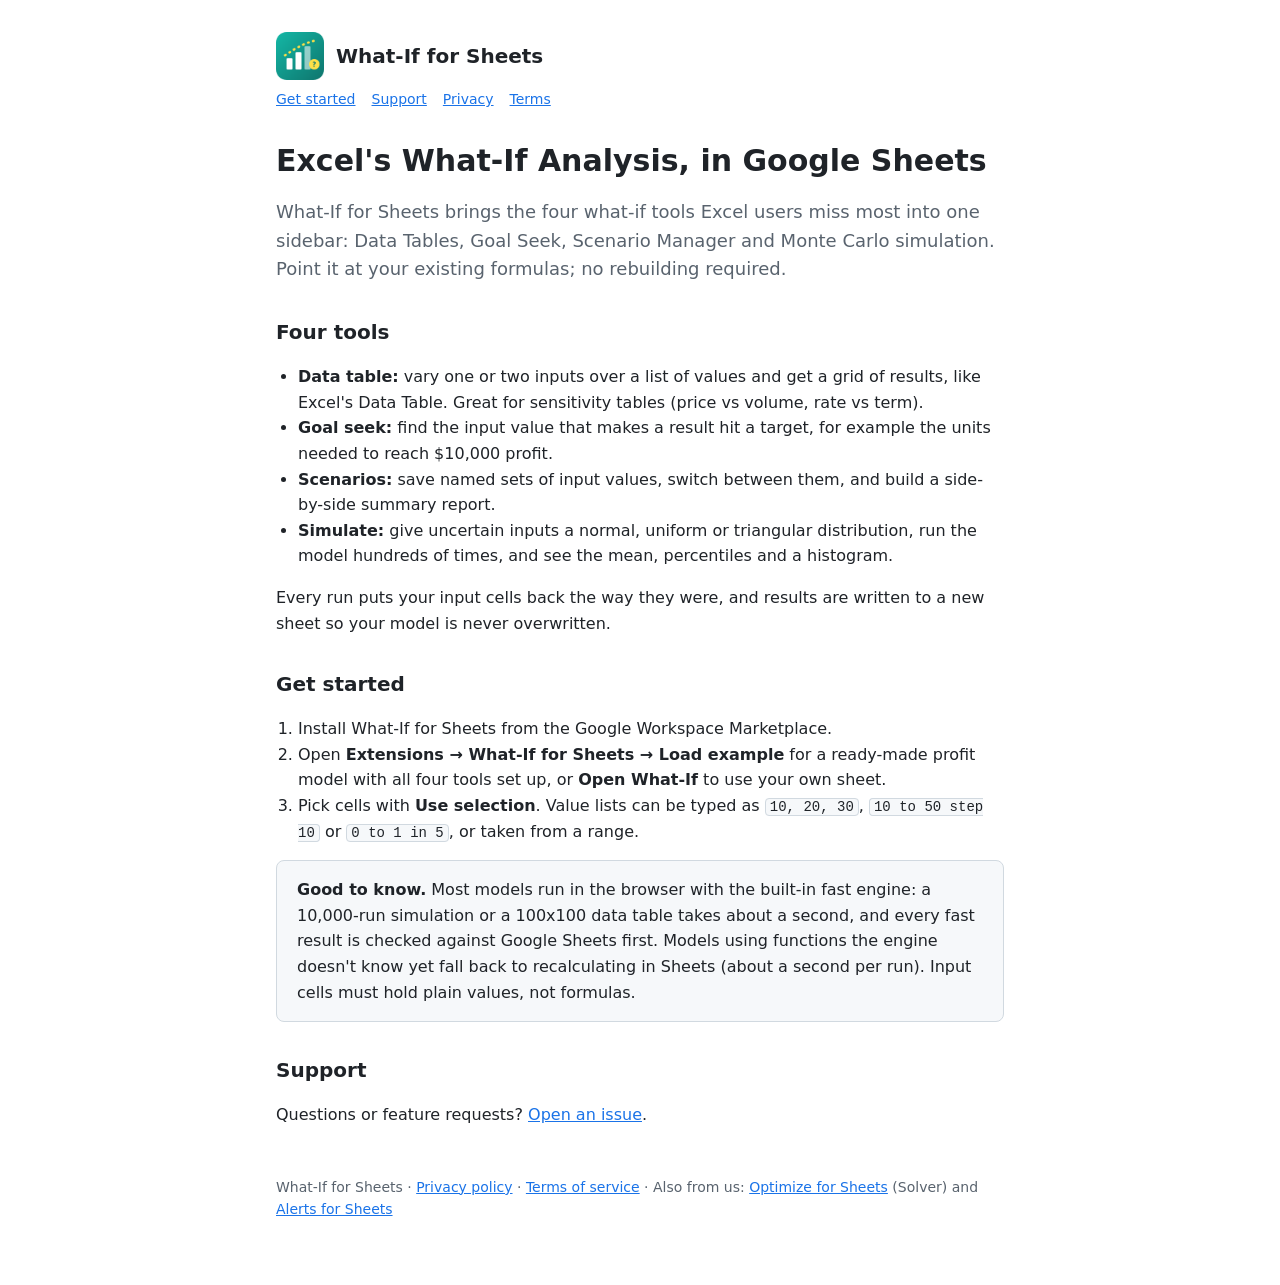
<file: index.html>
<!doctype html>
<html lang="en">
<head>
<meta charset="utf-8">
<meta name="viewport" content="width=device-width, initial-scale=1">
<title>What-If for Sheets</title>
<meta name="description" content="Excel-style what-if analysis for Google Sheets: data tables, goal seek, scenario manager and Monte Carlo simulation. Free.">
<link rel="icon" href="icon-128.png">
<link rel="stylesheet" href="style.css">
</head>
<body>
<main>
<header><img src="icon-128.png" alt=""><a href="./">What-If for Sheets</a></header>
<nav><a href="#start">Get started</a><a href="#support">Support</a><a href="privacy.html">Privacy</a><a href="terms.html">Terms</a></nav>

<h1>Excel's What-If Analysis, in Google Sheets</h1>
<p class="lede">What-If for Sheets brings the four what-if tools Excel users miss most into one sidebar: Data Tables, Goal Seek, Scenario Manager and Monte Carlo simulation. Point it at your existing formulas; no rebuilding required.</p>

<h2>Four tools</h2>
<ul>
  <li><b>Data table:</b> vary one or two inputs over a list of values and get a grid of results, like Excel's Data Table. Great for sensitivity tables (price vs volume, rate vs term).</li>
  <li><b>Goal seek:</b> find the input value that makes a result hit a target, for example the units needed to reach $10,000 profit.</li>
  <li><b>Scenarios:</b> save named sets of input values, switch between them, and build a side-by-side summary report.</li>
  <li><b>Simulate:</b> give uncertain inputs a normal, uniform or triangular distribution, run the model hundreds of times, and see the mean, percentiles and a histogram.</li>
</ul>
<p>Every run puts your input cells back the way they were, and results are written to a new sheet so your model is never overwritten.</p>

<h2 id="start">Get started</h2>
<ol>
  <li>Install What-If for Sheets from the Google Workspace Marketplace.</li>
  <li>Open <b>Extensions → What-If for Sheets → Load example</b> for a ready-made profit model with all four tools set up, or <b>Open What-If</b> to use your own sheet.</li>
  <li>Pick cells with <b>Use selection</b>. Value lists can be typed as <code>10, 20, 30</code>, <code>10 to 50 step 10</code> or <code>0 to 1 in 5</code>, or taken from a range.</li>
</ol>

<div class="card">
<b>Good to know.</b> Most models run in the browser with the built-in fast engine: a 10,000-run simulation or a 100x100 data table takes about a second, and every fast result is checked against Google Sheets first. Models using functions the engine doesn't know yet fall back to recalculating in Sheets (about a second per run). Input cells must hold plain values, not formulas.
</div>

<h2 id="support">Support</h2>
<p>Questions or feature requests? <a href="https://github.com/roguemoose/what-if-for-sheets/issues">Open an issue</a>.</p>

<footer>What-If for Sheets · <a href="privacy.html">Privacy policy</a> · <a href="terms.html">Terms of service</a> · Also from us: <a href="https://roguemoose.github.io/optimize-for-sheets/">Optimize for Sheets</a> (Solver) and <a href="https://roguemoose.github.io/alerts-for-sheets/">Alerts for Sheets</a></footer>
</main>
</body>
</html>
</file>
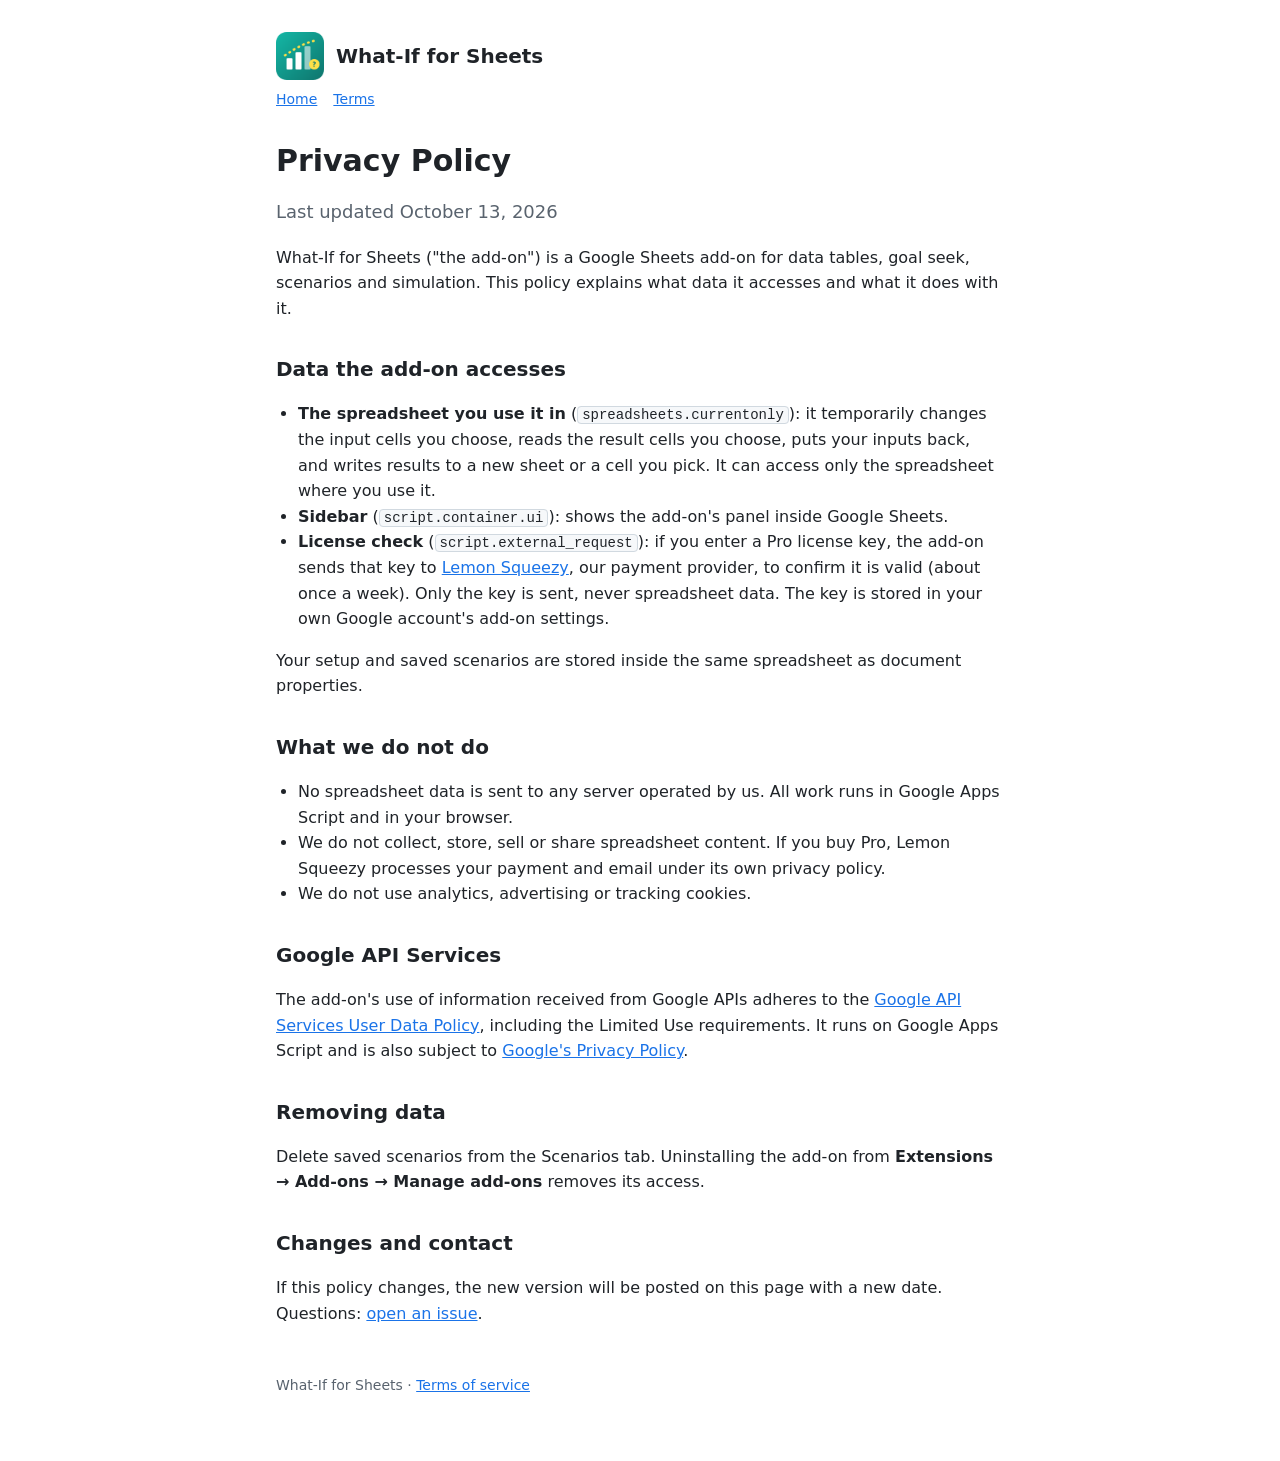
<file: privacy.html>
<!doctype html>
<html lang="en">
<head>
<meta charset="utf-8">
<meta name="viewport" content="width=device-width, initial-scale=1">
<title>Privacy Policy</title>
<link rel="icon" href="icon-128.png">
<link rel="stylesheet" href="style.css">
</head>
<body>
<main>
<header><img src="icon-128.png" alt=""><a href="./">What-If for Sheets</a></header>
<nav><a href="./">Home</a><a href="terms.html">Terms</a></nav>

<h1>Privacy Policy</h1>
<p class="lede">Last updated October 13, 2026</p>

<p>What-If for Sheets ("the add-on") is a Google Sheets add-on for data tables, goal seek, scenarios and simulation. This policy explains what data it accesses and what it does with it.</p>

<h2>Data the add-on accesses</h2>
<ul>
  <li><b>The spreadsheet you use it in</b> (<code>spreadsheets.currentonly</code>): it temporarily changes the input cells you choose, reads the result cells you choose, puts your inputs back, and writes results to a new sheet or a cell you pick. It can access only the spreadsheet where you use it.</li>
  <li><b>Sidebar</b> (<code>script.container.ui</code>): shows the add-on's panel inside Google Sheets.</li>
  <li><b>License check</b> (<code>script.external_request</code>): if you enter a Pro license key, the add-on sends that key to <a href="https://www.lemonsqueezy.com/privacy">Lemon Squeezy</a>, our payment provider, to confirm it is valid (about once a week). Only the key is sent, never spreadsheet data. The key is stored in your own Google account's add-on settings.</li>
</ul>
<p>Your setup and saved scenarios are stored inside the same spreadsheet as document properties.</p>

<h2>What we do not do</h2>
<ul>
  <li>No spreadsheet data is sent to any server operated by us. All work runs in Google Apps Script and in your browser.</li>
  <li>We do not collect, store, sell or share spreadsheet content. If you buy Pro, Lemon Squeezy processes your payment and email under its own privacy policy.</li>
  <li>We do not use analytics, advertising or tracking cookies.</li>
</ul>

<h2>Google API Services</h2>
<p>The add-on's use of information received from Google APIs adheres to the <a href="https://developers.google.com/terms/api-services-user-data-policy">Google API Services User Data Policy</a>, including the Limited Use requirements. It runs on Google Apps Script and is also subject to <a href="https://policies.google.com/privacy">Google's Privacy Policy</a>.</p>

<h2>Removing data</h2>
<p>Delete saved scenarios from the Scenarios tab. Uninstalling the add-on from <b>Extensions → Add-ons → Manage add-ons</b> removes its access.</p>

<h2>Changes and contact</h2>
<p>If this policy changes, the new version will be posted on this page with a new date. Questions: <a href="https://github.com/roguemoose/what-if-for-sheets/issues">open an issue</a>.</p>

<footer>What-If for Sheets · <a href="terms.html">Terms of service</a></footer>
</main>
</body>
</html>
</file>
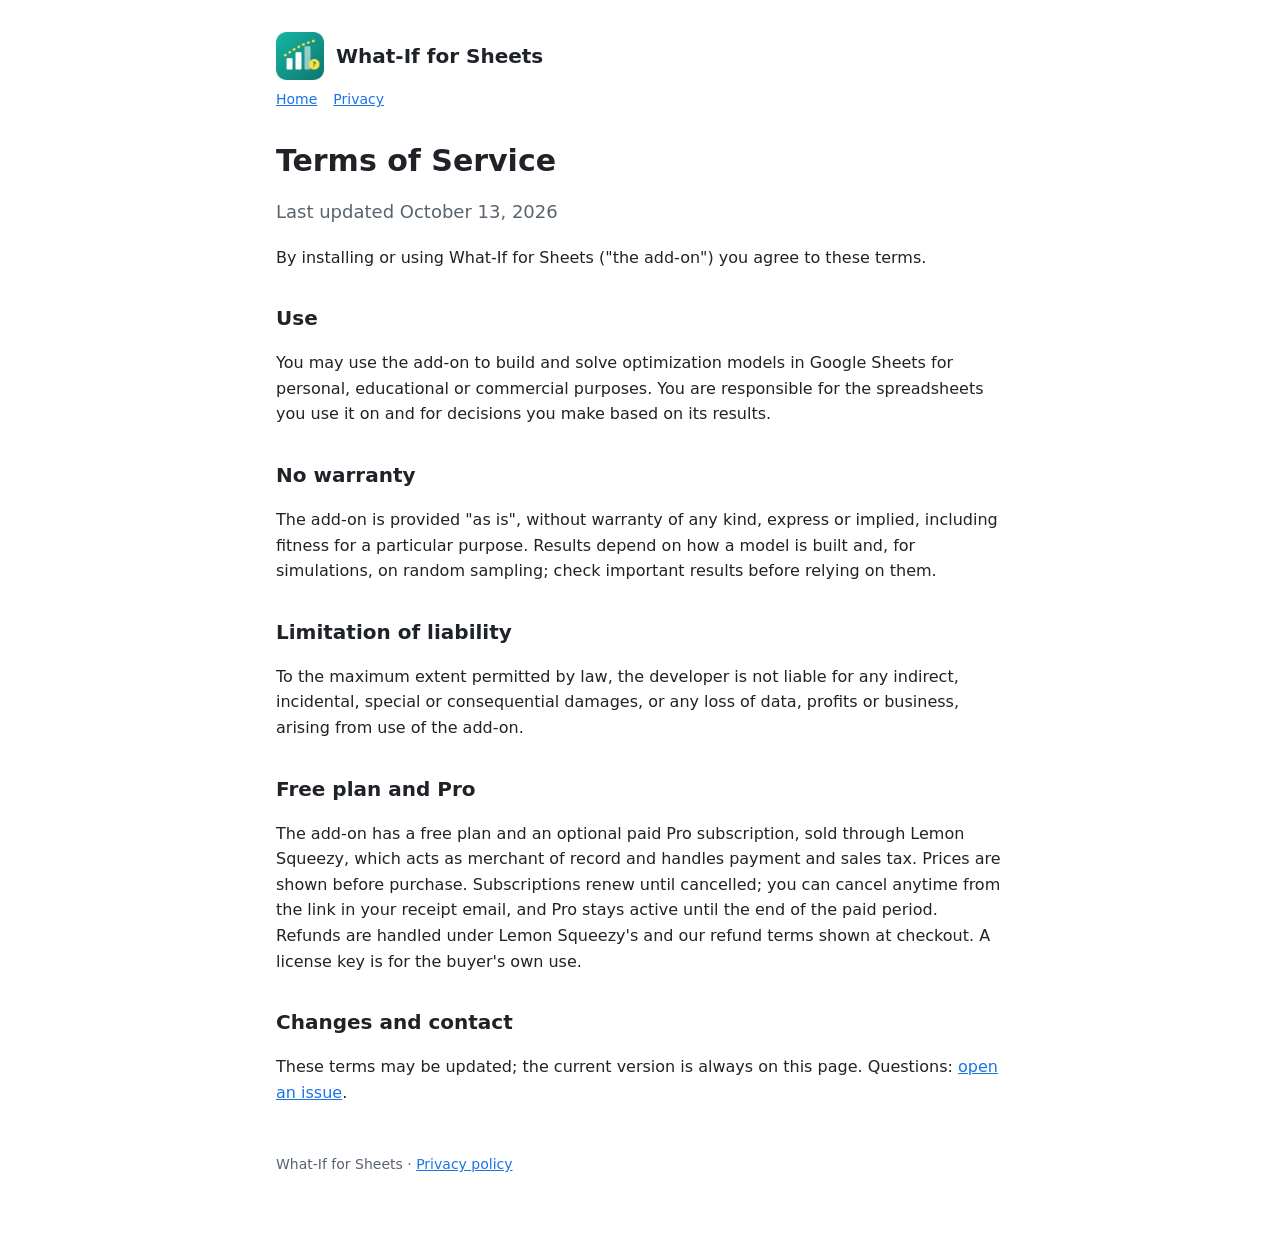
<file: terms.html>
<!doctype html>
<html lang="en">
<head>
<meta charset="utf-8">
<meta name="viewport" content="width=device-width, initial-scale=1">
<title>Terms of Service</title>
<link rel="icon" href="icon-128.png">
<link rel="stylesheet" href="style.css">
</head>
<body>
<main>
<header><img src="icon-128.png" alt=""><a href="./">What-If for Sheets</a></header>
<nav><a href="./">Home</a><a href="privacy.html">Privacy</a></nav>

<h1>Terms of Service</h1>
<p class="lede">Last updated October 13, 2026</p>

<p>By installing or using What-If for Sheets ("the add-on") you agree to these terms.</p>

<h2>Use</h2>
<p>You may use the add-on to build and solve optimization models in Google Sheets for personal, educational or commercial purposes. You are responsible for the spreadsheets you use it on and for decisions you make based on its results.</p>

<h2>No warranty</h2>
<p>The add-on is provided "as is", without warranty of any kind, express or implied, including fitness for a particular purpose. Results depend on how a model is built and, for simulations, on random sampling; check important results before relying on them.</p>

<h2>Limitation of liability</h2>
<p>To the maximum extent permitted by law, the developer is not liable for any indirect, incidental, special or consequential damages, or any loss of data, profits or business, arising from use of the add-on.</p>

<h2>Free plan and Pro</h2>
<p>The add-on has a free plan and an optional paid Pro subscription, sold through Lemon Squeezy, which acts as merchant of record and handles payment and sales tax. Prices are shown before purchase. Subscriptions renew until cancelled; you can cancel anytime from the link in your receipt email, and Pro stays active until the end of the paid period. Refunds are handled under Lemon Squeezy's and our refund terms shown at checkout. A license key is for the buyer's own use.</p>

<h2>Changes and contact</h2>
<p>These terms may be updated; the current version is always on this page. Questions: <a href="https://github.com/roguemoose/what-if-for-sheets/issues">open an issue</a>.</p>

<footer>What-If for Sheets · <a href="privacy.html">Privacy policy</a></footer>
</main>
</body>
</html>
</file>
<file: style.css>
:root {
  --bg: #ffffff;
  --text: #1f2328;
  --muted: #59636e;
  --accent: #1a73e8;
  --card: #f6f8fa;
  --border: #d1d9e0;
}
@media (prefers-color-scheme: dark) {
  :root {
    --bg: #0d1117;
    --text: #e6edf3;
    --muted: #9198a1;
    --accent: #4493f8;
    --card: #161b22;
    --border: #30363d;
  }
}
* { box-sizing: border-box; }
body {
  margin: 0;
  background: var(--bg);
  color: var(--text);
  font: 16px/1.6 system-ui, -apple-system, "Segoe UI", Roboto, sans-serif;
}
main { max-width: 760px; margin: 0 auto; padding: 32px 16px 64px; }
header { display: flex; align-items: center; gap: 12px; margin-bottom: 8px; }
header img { width: 48px; height: 48px; }
header a { color: inherit; text-decoration: none; font-weight: 600; font-size: 20px; }
nav { display: flex; gap: 16px; flex-wrap: wrap; margin-bottom: 32px; font-size: 14px; }
a { color: var(--accent); }
h1 { font-size: 30px; line-height: 1.25; margin: 0 0 12px; }
h2 { font-size: 20px; margin: 32px 0 8px; }
.lede { color: var(--muted); font-size: 18px; }
.card { background: var(--card); border: 1px solid var(--border); border-radius: 8px; padding: 16px 20px; margin: 16px 0; }
ol, ul { padding-left: 22px; }
code { background: var(--card); border: 1px solid var(--border); border-radius: 4px; padding: 0 4px; font-size: 14px; }
img.shot { width: 100%; border: 1px solid var(--border); border-radius: 8px; margin: 16px 0; }
footer { margin-top: 48px; color: var(--muted); font-size: 14px; }
</file>
